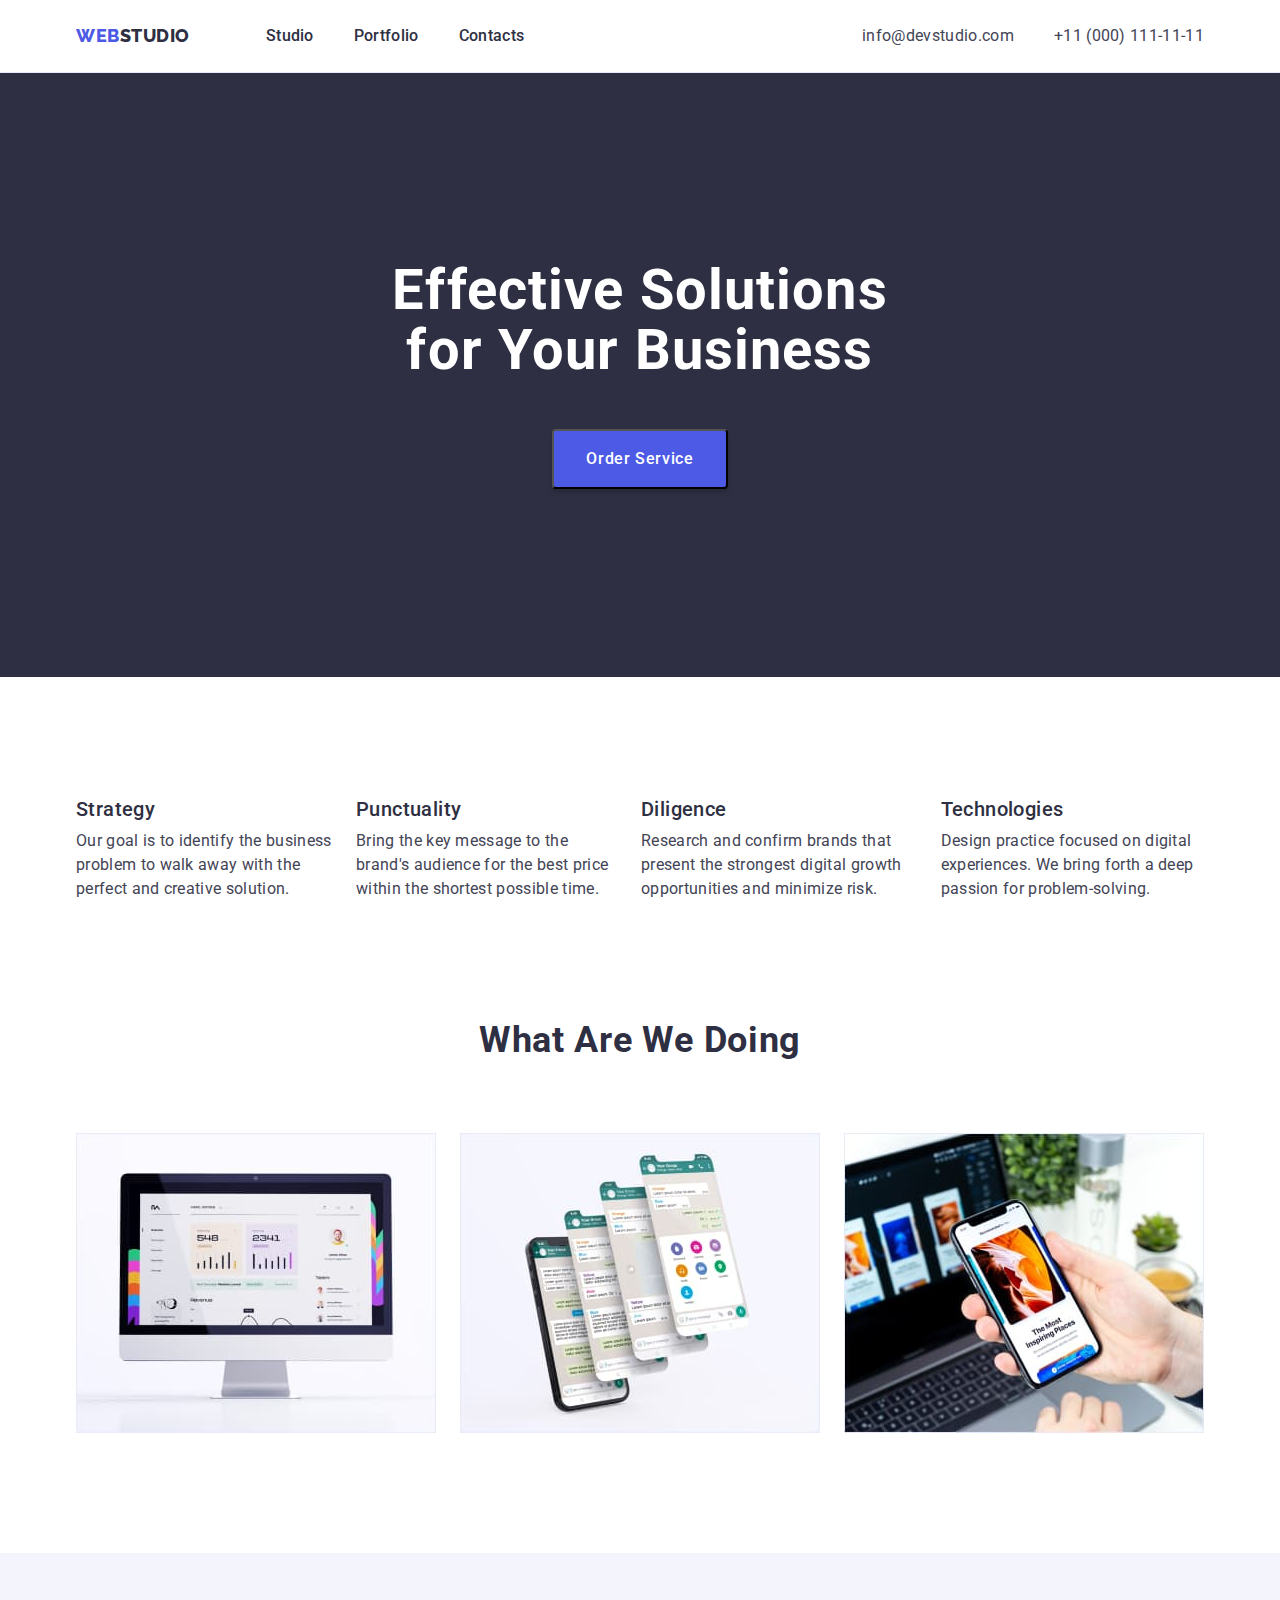
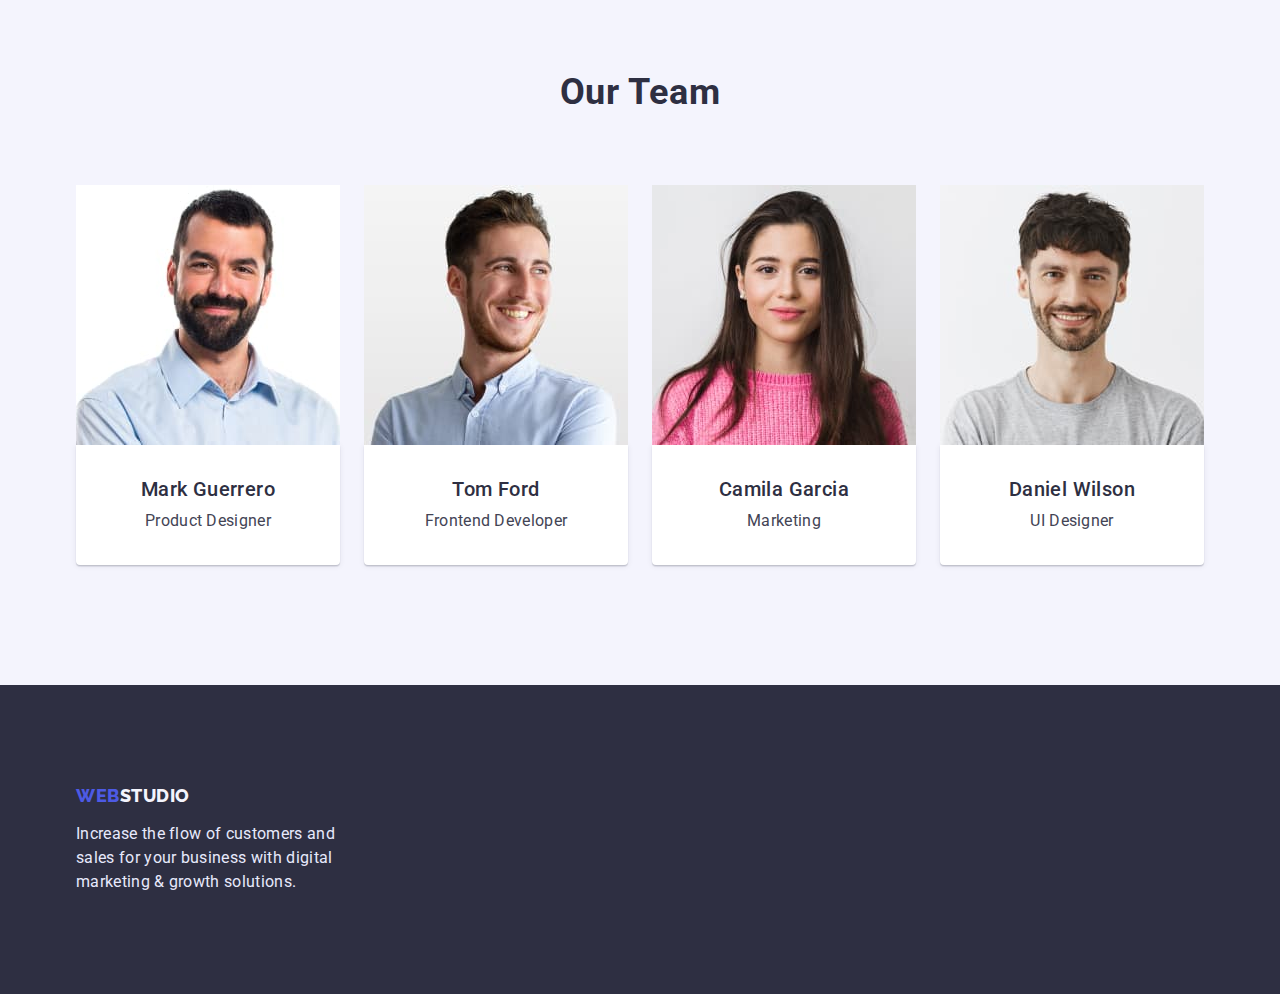
<file: index.html>
<!DOCTYPE html>
<html lang="en">
  <head>
    <meta charset="UTF-8" />
    <meta http-equiv="X-UA-Compatible" content="IE=edge" />
    <meta name="viewport" content="width=device-width, initial-scale=1.0" />
    <title>WebStudio</title>
    <link rel="preconnect" href="https://fonts.googleapis.com" />
    <link rel="preconnect" href="https://fonts.gstatic.com" crossorigin />
    <link
      href="https://fonts.googleapis.com/css2?family=Raleway:wght@800&family=Roboto:wght@400;500;700;900&display=swap"
      rel="stylesheet"
    />
    <link
      rel="stylesheet"
      href="https://cdn.jsdelivr.net/npm/modern-normalize@1.1.0/modern-normalize.css"
    />
    <link rel="stylesheet" href="./css/styles.css" />
  </head>
  <body>
    <!-- -----------------------HEADER -->
    <header class="header-size">
      <div class="container had-flex">
        <nav class="navigation">
          <!-- -------------logo -->
          <a class="logo link" href="./index.html"
            >Web<span class="logo-studio">Studio</span></a
          >
          <!-- ----------------menu -->
          <ul class="list flex-menu">
            <li class="flex-menu-item">
              <a class="link link-menu" href="./index.html">Studio</a>
            </li>
            <li class="flex-menu-item">
              <a class="link link-menu" href="./portfolio.html">Portfolio</a>
            </li>
            <li class="flex-menu-item">
              <a class="link link-menu" href="">Contacts</a>
            </li>
          </ul>
        </nav>
        <!-- ---------contacts-address -->
        <address class="addres-contact">
          <ul class="list contact-flex-menu">
            <li class="flex-address-item">
              <a class="link link-contact" href="mailto:info@devstudio.com"
                >info@devstudio.com</a
              >
            </li>
            <li class="flex-address-item">
              <a class="link link-contact" href="tel:+110001111111"
                >+11 (000) 111-11-11</a
              >
            </li>
          </ul>
        </address>
      </div>
    </header>
    <main>
      <!-- --------------------------BODY -->
      <!-- ---------------hero -->
      <section class="hero-section">
        <div class="container">
          <h1 class="hi-title">Effective Solutions for Your Business</h1>
          <button type="button" class="btn">Order Service</button>
        </div>
      </section>
      <!-- --------------about -->
      <section class="about-section">
        <div class="container">
          <h2 class="h-hide">About</h2>
          <ul class="list about-flex-container">
            <li class="about-list-item">
              <h3 class="hiii-title">Strategy</h3>
              <p class="p-title">
                Our goal is to identify the business problem to walk away with
                the perfect and creative solution.
              </p>
            </li>
            <li class="about-list-item">
              <h3 class="hiii-title">Punctuality</h3>
              <p class="p-title">
                Bring the key message to the brand's audience for the best price
                within the shortest possible time.
              </p>
            </li>
            <li class="about-list-item">
              <h3 class="hiii-title">Diligence</h3>
              <p class="p-title">
                Research and confirm brands that present the strongest digital
                growth opportunities and minimize risk.
              </p>
            </li>
            <li class="about-list-item">
              <h3 class="hiii-title">Technologies</h3>
              <p class="p-title">
                Design practice focused on digital experiences. We bring forth a
                deep passion for problem-solving.
              </p>
            </li>
          </ul>
        </div>
      </section>
      <!-- ------------what are we going -->
      <section class="what-going section">
        <div class="container">
          <h2 class="hii-title">What are we doing</h2>
          <ul class="list what-doing-flex">
            <li><img src="./images/img01.jpg" alt="pc" width="360" /></li>
            <li><img src="./images/img02.jpg" alt="mobile" width="360" /></li>
            <li><img src="./images/img03.jpg" alt="design" width="360" /></li>
          </ul>
        </div>
      </section>
      <!-- ---------------team -->
      <section class="team-section section">
        <div class="container">
          <h2 class="hii-title">Our Team</h2>
          <ul class="list team-flex-menu">
            <li class="team-card">
              <img src="./images/img1.jpg" alt="Mark Guerrero" width="264" />
              <div class="team-card-item">
                <h3 class="hiii-title">Mark Guerrero</h3>
                <p class="p-title">Product Designer</p>
              </div>
            </li>
            <li class="team-card">
              <img src="./images/img2.jpg" alt="Tom Ford" width="264" />
              <div class="team-card-item">
                <h3 class="hiii-title">Tom Ford</h3>
                <p class="p-title">Frontend Developer</p>
              </div>
            </li>
            <li class="team-card">
              <img src="./images/img3.jpg" alt="Camila Garcia" width="264" />
              <div class="team-card-item">
                <h3 class="hiii-title">Camila Garcia</h3>
                <p class="p-title">Marketing</p>
              </div>
            </li>
            <li class="team-card">
              <img src="./images/img4.jpg" alt="Daniel Wilson" width="264" />
              <div class="team-card-item">
                <h3 class="hiii-title">Daniel Wilson</h3>
                <p class="p-title">UI Designer</p>
              </div>
            </li>
          </ul>
        </div>
      </section>
    </main>
    <!-- -----------------------FOOTER -->
    <footer class="footer-section">
      <div class="container foot-flex">
        <a class="link logo foot-logo" href="./index.html"
          >Web<span class="logo-footer">Studio</span></a
        >
        <p class="foot-info">
          Increase the flow of customers and sales for your business with
          digital marketing & growth solutions.
        </p>
      </div>
    </footer>
  </body>
</html>
</file>
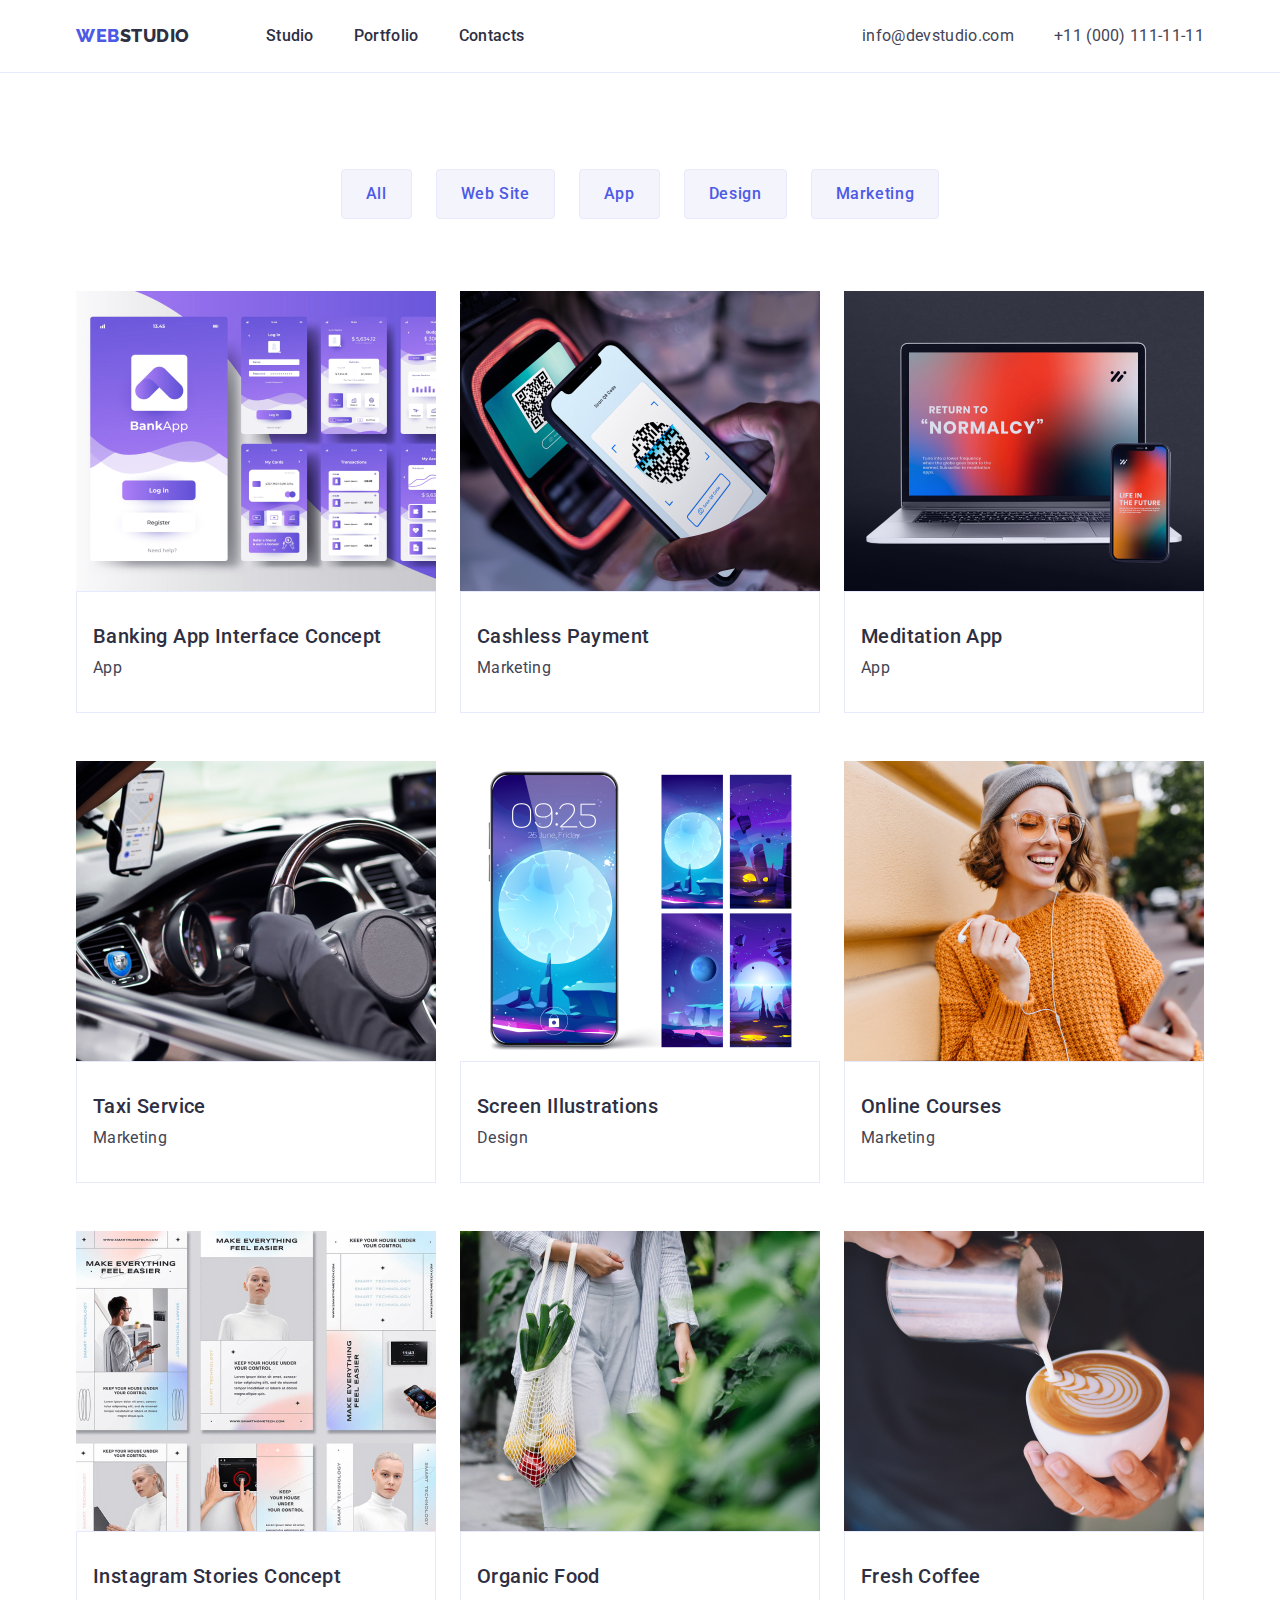
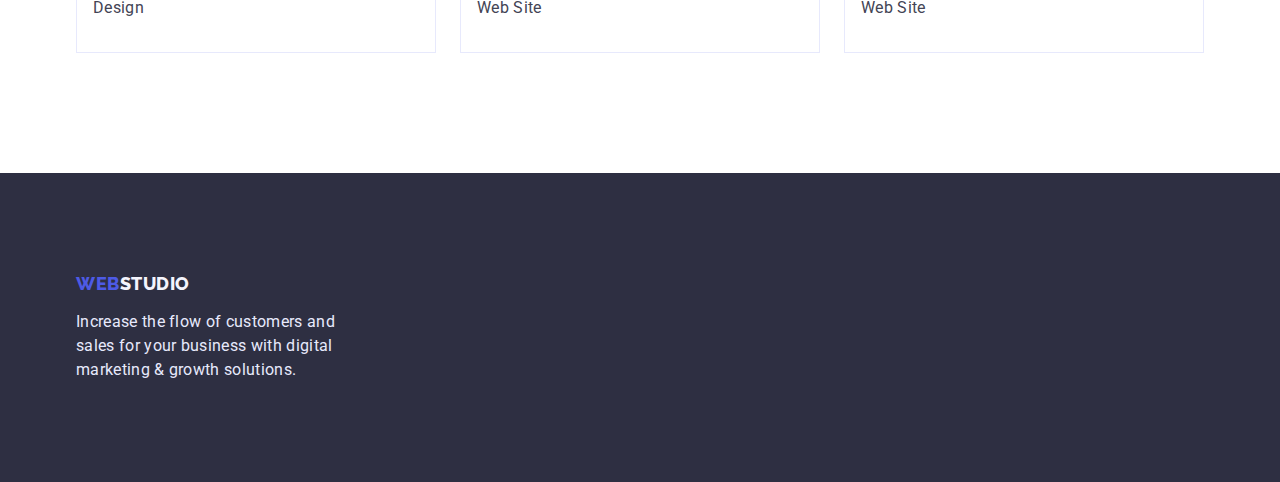
<file: portfolio.html>
<!DOCTYPE html>
<html lang="en">
  <head>
    <meta charset="UTF-8" />
    <meta http-equiv="X-UA-Compatible" content="IE=edge" />
    <meta name="viewport" content="width=device-width, initial-scale=1.0" />
    <title>Portfolio</title>
    <link rel="preconnect" href="https://fonts.googleapis.com" />
    <link rel="preconnect" href="https://fonts.gstatic.com" crossorigin />
    <link
      href="https://fonts.googleapis.com/css2?family=Raleway:wght@800&family=Roboto:wght@400;500;700;900&display=swap"
      rel="stylesheet"
    />
    <link
      rel="stylesheet"
      href="https://cdn.jsdelivr.net/npm/modern-normalize@1.1.0/modern-normalize.css"
    />
    <link rel="stylesheet" href="./css/styles.css" />
  </head>
  <body>
    <!-- -----------------------HEADER -->
    <header class="header-size">
      <div class="container had-flex">
        <nav class="navigation">
          <!-- -------------logo -->
          <a class="logo link" href="./index.html"
            >Web<span class="logo-studio">Studio</span></a
          >
          <!-- ----------------menu -->
          <ul class="list flex-menu">
            <li class="flex-menu-item">
              <a class="link link-menu" href="./index.html">Studio</a>
            </li>
            <li class="flex-menu-item">
              <a class="link link-menu" href="./portfolio.html">Portfolio</a>
            </li>
            <li class="flex-menu-item">
              <a class="link link-menu" href="">Contacts</a>
            </li>
          </ul>
        </nav>
        <!-- ---------contacts-address -->
        <address class="addres-contact">
          <ul class="list contact-flex-menu">
            <li class="flex-address-item">
              <a class="link link-contact" href="mailto:info@devstudio.com"
                >info@devstudio.com</a
              >
            </li>
            <li class="flex-address-item">
              <a class="link link-contact" href="tel:+110001111111"
                >+11 (000) 111-11-11</a
              >
            </li>
          </ul>
        </address>
      </div>
    </header>
    <!-- ------------------------------MAIN -->
    <main>
      <section class="filter-btn-section">
        <div class="container">
          <h1 class="h-hide">portfolio-filter</h1>
          <ul class="list btn-list">
            <li><button type="button" class="fltr-btn">All</button></li>
            <li><button type="button" class="fltr-btn">Web Site</button></li>
            <li><button type="button" class="fltr-btn">App</button></li>
            <li><button type="button" class="fltr-btn">Design</button></li>
            <li><button type="button" class="fltr-btn">Marketing</button></li>
          </ul>
        </div>

        <!-- --------------------------------content for filter -->
        <div class="container portf-content-section">
          <ul class="list filter-content">
            <li class="filter-content">
              <a class="link" href=""
                ><img
                  src="./images/portfolio/img.jpg"
                  alt="terminal"
                  width="360"
                  height="300"
                />
                <div class="filter-content-item">
                  <h2 class="hiii-title">Banking App Interface Concept</h2>
                  <p class="p-title">App</p>
                </div>
              </a>
            </li>
            <li class="filter-content">
              <a class="link" href=""
                ><img
                  src="./images/portfolio/img1.jpg"
                  alt="terminal"
                  width="360"
                  height="300"
                />
                <div class="filter-content-item">
                  <h2 class="hiii-title">Cashless Payment</h2>
                  <p class="p-title">Marketing</p>
                </div>
              </a>
            </li>
            <li class="filter-content">
              <a class="link" href=""
                ><img
                  src="./images/portfolio/img2.jpg"
                  alt="App"
                  width="360"
                  height="300"
                />
                <div class="filter-content-item">
                  <h2 class="hiii-title">Meditation App</h2>
                  <p class="p-title">App</p>
                </div>
              </a>
            </li>
            <li class="filter-content">
              <a class="link" href=""
                ><img
                  src="./images/portfolio/img3.jpg"
                  alt="taxi"
                  width="360"
                  height="300"
                />
                <div class="filter-content-item">
                  <h2 class="hiii-title">Taxi Service</h2>
                  <p class="p-title">Marketing</p>
                </div>
              </a>
            </li>
            <li class="filter-content">
              <a class="link content-link" href=""
                ><img
                  src="./images/portfolio/img4.jpg"
                  alt="screen"
                  width="360"
                  height="300"
                />
                <div class="filter-content-item">
                  <h2 class="hiii-title">Screen Illustrations</h2>
                  <p class="p-title">Design</p>
                </div>
              </a>
            </li>
            <li class="filter-content">
              <a class="link" href=""
                ><img
                  src="./images/portfolio/img5.jpg"
                  alt="women"
                  width="360"
                  height="300"
                />
                <div class="filter-content-item">
                  <h2 class="hiii-title">Online Courses</h2>
                  <p class="p-title">Marketing</p>
                </div>
              </a>
            </li>
            <li class="filter-content">
              <a class="link" href=""
                ><img
                  src="./images/portfolio/img6.jpg"
                  alt="ui-pages"
                  width="360"
                  height="300"
                />
                <div class="filter-content-item">
                  <h2 class="hiii-title">Instagram Stories Concept</h2>
                  <p class="p-title">Design</p>
                </div>
              </a>
            </li>
            <li class="filter-content">
              <a class="link" href=""
                ><img
                  src="./images/portfolio/img7.jpg"
                  alt="food"
                  width="360"
                  height="300"
                />
                <div class="filter-content-item">
                  <h2 class="hiii-title">Organic Food</h2>
                  <p class="p-title">Web Site</p>
                </div>
              </a>
            </li>
            <li class="filter-content">
              <a class="link" href=""
                ><img
                  src="./images/portfolio/img8.jpg"
                  alt="coffe"
                  width="360"
                  height="300"
                />
                <div class="filter-content-item">
                  <h2 class="hiii-title">Fresh Coffee</h2>
                  <p class="p-title">Web Site</p>
                </div>
              </a>
            </li>
          </ul>
        </div>
      </section>
    </main>
    <footer class="footer-section">
      <div class="container foot-flex">
        <a class="link logo foot-logo" href="./index.html"
          >Web<span class="logo-footer">Studio</span></a
        >
        <p class="foot-info">
          Increase the flow of customers and sales for your business with
          digital marketing & growth solutions.
        </p>
      </div>
    </footer>
  </body>
</html>
</file>
<file: css/styles.css>
:root {
  /* Primary Brand  */
  --iris: #4d5ae5;

  /* Pressed state */
  --ocean: #404bbf;

  /* Dark */
  --navy-blue: #2e2f42;

  /* Text */
  --slate: #434455;

  /* Subtle Text*/
  --light-slate: #8e8f99;

  /* Accent */
  --cornflower: #e7e9fc;

  /* Light */
  --cloud: #f4f4fd;

  /* Modal overlay */
  --navy-blue-modal: #2e2f42;

  /* background  */
  --white-color: #ffffff;
}
h1,
h2,
h3,
h4,
p {
  margin-top: 0;
  margin-bottom: 0;
}
ul,
ol {
  margin-top: 0;
  margin-bottom: 0;
  padding-left: 0;
}
img {
  display: block;
  max-width: 100%;
  height: auto;
}
.list {
  list-style: none;
}
.link {
  text-decoration: none;
}
body {
  background-color: var(--white-color);
  font-family: "Roboto", sans-serif;
  font-style: normal;
  font-weight: 400;
  font-size: 16px;
  line-height: 1.5;
  letter-spacing: 0.02em;
  color: var(--slate);
}
.section {
  padding-top: 120px;
  padding-bottom: 120px;
}
/*---------------------------- h1-h3, p setting */

.hii-title {
  font-weight: 700;
  font-size: 36px;
  line-height: 1.11;
  letter-spacing: 0.02em;
  text-align: center;
  color: var(--navy-blue);
  text-transform: capitalize;

  margin-bottom: 72px;
}
.h-hide {
  display: none;
}
.hiii-title {
  font-weight: 500;
  font-size: 20px;
  line-height: 1.2;
  color: var(--navy-blue);
  letter-spacing: 0.02em;
  margin-bottom: 8px;
}
.p-title {
  color: var(--slate);
}
/* ul {
  list-style: none;
}
a {
  text-decoration: none;
}
/*---- 
* {
  list-style: none;
  text-decoration: none;
} 
-----*/
/* --------------------HEADER----------------- */
.header-size {
  padding-top: 24px;
  padding-bottom: 24px;
  border-bottom: 1px solid #e7e9fc;
}
.container {
  width: 1158px;
  margin-left: auto;
  margin-right: auto;
  padding-left: 15px;
  padding-right: 15px;
}
.had-flex {
  display: flex;
  align-items: center;
  justify-content: space-between;
}
.navigation {
  display: flex;
  align-items: center;
}

/* -------------------logo */
.logo {
  font-family: "Raleway", sans-serif;
  font-style: normal;
  font-weight: 800;
  font-size: 18px;
  line-height: 1.17;
  color: var(--iris);
  letter-spacing: 0.03em;
  text-transform: uppercase;
  margin-right: 76px;
}
.logo-studio {
  color: var(--navy-blue);
}
.logo-footer {
  font-size: 18px;
  line-height: 1.17;
  color: var(--cloud);
}
.flex-menu {
  display: flex;
  align-items: center;
}
.flex-menu-item:not(:last-child) {
  margin-right: 40px;
}
.link-menu {
  font-size: 16px;
  font-weight: 500;
  line-height: 1.5;
  color: var(--navy-blue);
}

.flex-address-item:not(:last-child) {
  margin-right: 40px;
}

.link-menu:hover,
.link-menu:focus,
.link-contact:hover,
.addres-contact:focus {
  color: var(--ocean);
}
/* ------------------------address */
.addres-contact {
  font-style: normal;
}
.contact-flex-menu {
  display: flex;
  align-items: center;
}
.link-contact {
  color: var(--slate);
}
.contact:hover,
.contact:focus {
  color: var(--ocean);
}
/* ----------------------------BODY */
/* -----------hero */
.hero-flex {
  display: flex;
  align-items: center;
}
.hi-title {
  font-weight: 700;
  font-size: 56px;
  line-height: 1.07;
  text-align: center;
  color: var(--white-color);
  letter-spacing: 0.02em;
  margin-left: auto;
  margin-right: auto;
  margin-bottom: 48px;
  width: 496px;
}
.hero-section {
  background: var(--navy-blue);
  padding-top: 188px;
  padding-bottom: 188px;
}
.btn {
  padding-top: 16px;
  padding-bottom: 16px;
  padding-left: 32px;
  padding-right: 32px;
  box-shadow: 0px 4px 4px rgba(0, 0, 0, 0.15);
  border-radius: 4px;
  font-family: "Roboto", sans-serif;
  font-weight: 500;
  font-size: 16px;
  line-height: 1.5;
  color: var(--white-color);
  background: var(--iris);
  letter-spacing: 0.04em;
  cursor: pointer;
  display: block;
  margin: auto;
}
/* -------------about */
.about-section {
  padding-top: 120px;
}

.about-title {
  display: flex;
  flex-wrap: wrap;
  gap: 30px;
}
.about-flex-container {
  display: flex;
  align-items: center;
  gap: 24px;
}
/* .about-list-item:not(:last-child) {
  margin-right: 40px;
} */
/* ------------what are we doing */
.what-doing-flex {
  display: flex;
  flex-wrap: wrap;
  gap: 24px;
}

/* -----------team section */
.team-section {
  background: var(--cloud);
}
.team-flex-menu {
  display: flex;
  flex-wrap: wrap;
  gap: 24px;
}
.team-card-item {
  padding-top: 32px;
  padding-bottom: 32px;
  text-align: center;
  background: #ffffff;
  box-shadow: 0px 1px 6px rgba(46, 47, 66, 0.08),
    0px 1px 1px rgba(46, 47, 66, 0.16), 0px 2px 1px rgba(46, 47, 66, 0.08);
  border-radius: 0px 0px 4px 4px;
}

/* -------------------------------FOOTER */

.footer-section {
  background: var(--navy-blue);
  padding-top: 100px;
  padding-bottom: 100px;
}
.foot-flex {
  display: flex;
  flex-direction: column;
}
.foot-logo {
  margin-bottom: 16px;
}
.foot-info {
  color: var(--cornflower);
  width: 264px;
}
/* --------------------------------------------PORTFOLIO */
.filter-btn-section {
  padding-top: 96px;
}
.btn-list {
  display: flex;
  justify-content: center;
  gap: 24px;
}
.portf-content-section {
  margin-top: 72px;
  margin-bottom: 120px;
}
.filter-content {
  display: flex;
  flex-wrap: wrap;
  column-gap: 24px;
  row-gap: 48px;
}
.filter-content-item {
  border: 1px solid #e7e9fc;
  padding-top: 32px;
  padding-bottom: 32px;
  padding-left: 16px;
}
.fltr-btn {
  font-family: "Roboto", sans-serif;
  font-weight: 500;
  font-size: 16px;
  line-height: 1.5;
  color: var(--iris);
  background: var(--cloud);
  border: 1px solid #e7e9fc;
  border-radius: 4px;
  letter-spacing: 0.04em;
  cursor: pointer;
  align-items: center;
  padding: 12px 24px;
}
.btn:hover,
.btn:focus,
.fltr-btn:hover,
.fltr-btn:focus {
  color: var(--white-color);
  background: var(--ocean);
}
</file>
